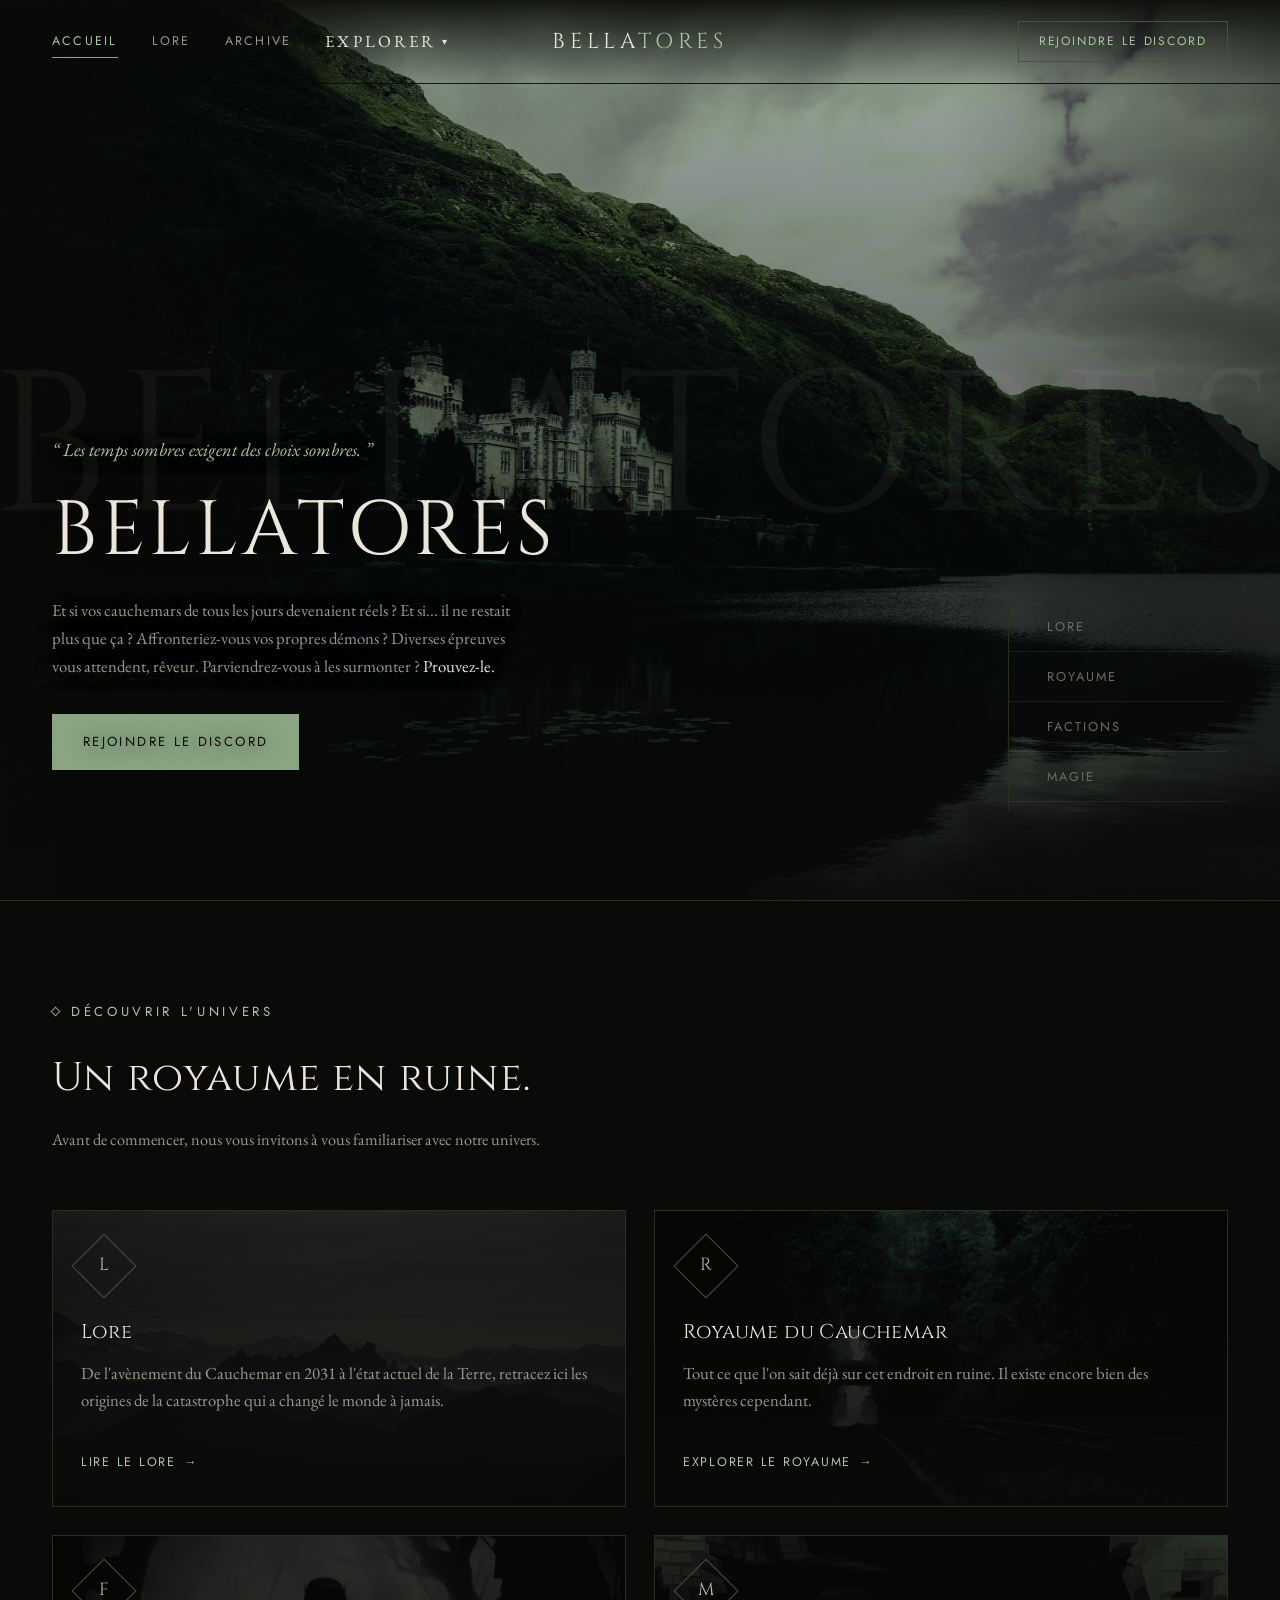
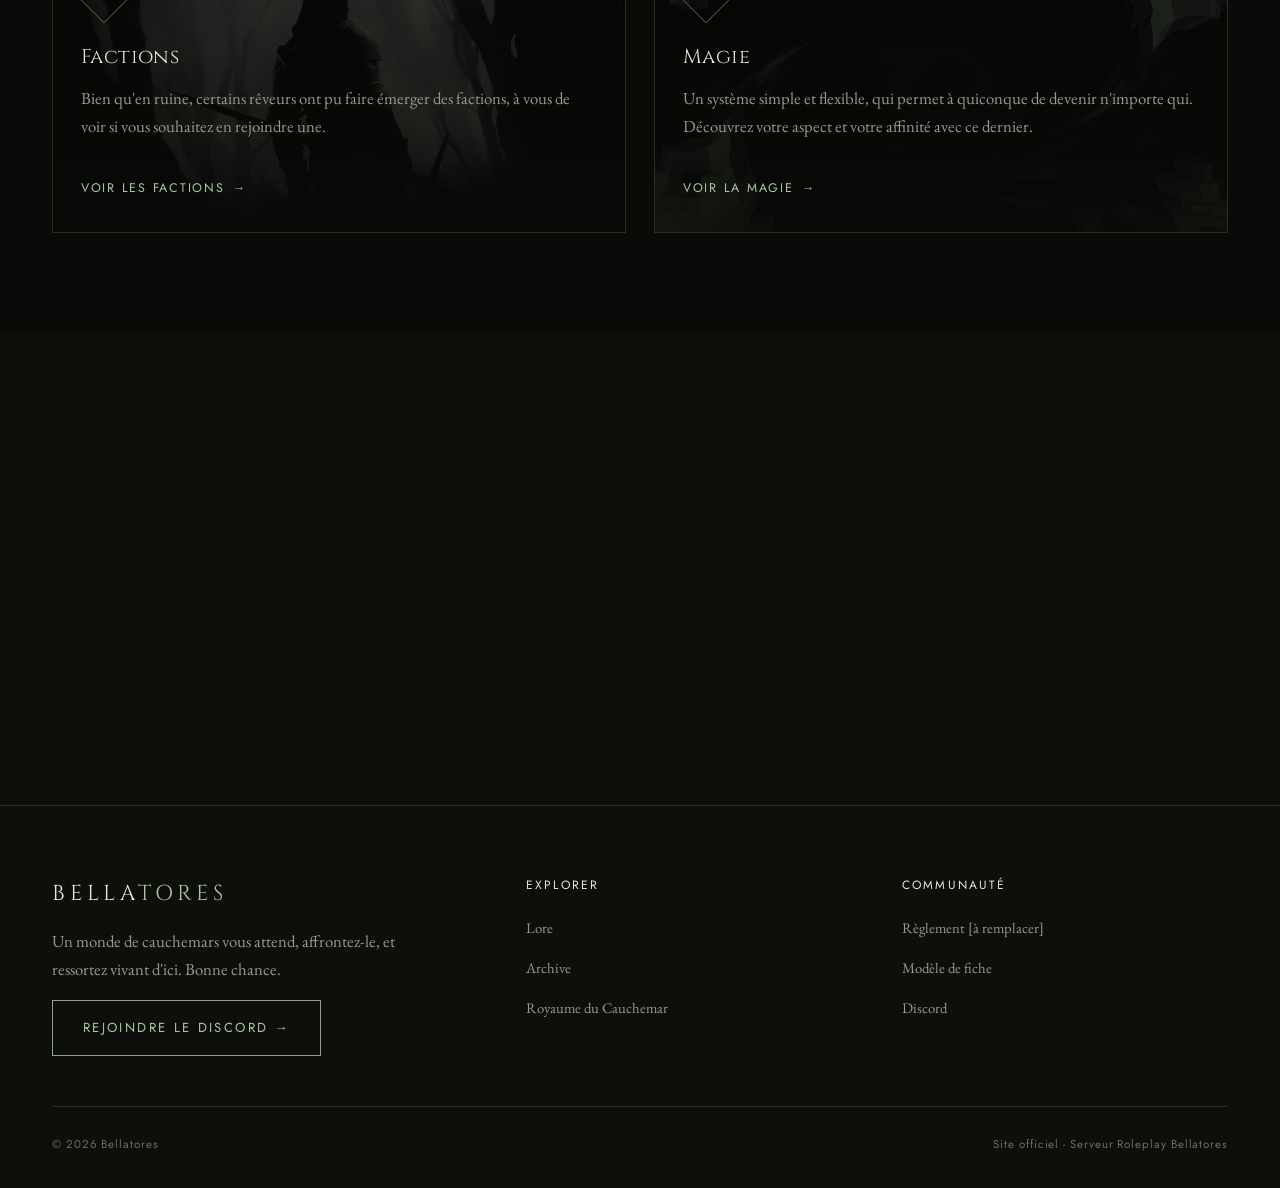
<file: index.html>
<!DOCTYPE html>
<html lang="fr">
<head>
<meta charset="UTF-8">
<meta name="viewport" content="width=device-width, initial-scale=1.0">
<title>Bellatores - Serveur RP Discord</title>
<meta name="description" content="[À remplacer : description courte du serveur pour les moteurs de recherche]">

<link rel="preconnect" href="https://fonts.googleapis.com">
<link rel="preconnect" href="https://fonts.gstatic.com" crossorigin>
<link href="https://fonts.googleapis.com/css2?family=Cinzel:wght@400;600&family=EB+Garamond:ital,wght@0,400;0,500;1,400&family=Jost:wght@400;500&display=swap" rel="stylesheet">
<link rel="stylesheet" href="style.css">
</head>
<body>

<header class="site-header">
  <div class="container">
    <nav class="nav-group" id="navGroup">
      <a class="nav-link" href="index.html">Accueil</a>
      <a class="nav-link" href="lore.html">Lore</a>
      <a class="nav-link" href="archive.html">Archive</a>
      <div class="nav-item">
        <button class="nav-link nav-dropdown-trigger" type="button" aria-expanded="false" aria-haspopup="true">Explorer <span class="caret">&#9662;</span></button>
        <div class="nav-dropdown">
          <a class="nav-dropdown-link" href="factions.html">Factions &amp; PNJ</a>
          <a class="nav-dropdown-link" href="magie.html">Magie</a>
          <a class="nav-dropdown-link" href="royaume.html">Royaume du Cauchemar</a>
          <a class="nav-dropdown-link" href="memoires-echos.html">M&eacute;moires &amp; &Eacute;chos</a>
          <a class="nav-dropdown-link" href="bestiaire.html">Bestiaire</a>
        </div>
      </div>
    </nav>
    <a class="brand" href="index.html">BELLA<span>TORES</span></a>
    <div class="nav-right">
      <a class="nav-cta" href="#" target="_blank" rel="noopener">Rejoindre le Discord</a>
      <button class="nav-toggle" aria-label="Ouvrir le menu" aria-expanded="false">
        <svg viewBox="0 0 24 24" fill="none" stroke="currentColor" stroke-width="1.5"><line x1="3" y1="6" x2="21" y2="6"/><line x1="3" y1="12" x2="21" y2="12"/><line x1="3" y1="18" x2="21" y2="18"/></svg>
      </button>
    </div>
  </div>
</header>

<!-- ===================== HERO ===================== -->
<section class="hero">
  <div class="scene-bg" data-parallax-speed="0.15" style="background-image:url('img/hero-home.jpg')"></div>
  <div class="scene-fade"></div>
  <div class="watermark">BELLATORES</div>
  <div class="container">
    <div class="hero-content">
      <p class="hero-quote">Les temps sombres exigent des choix sombres.</p>
      <h1 class="hero-title">BELLATORES</h1>
      <p class="hero-desc">
        Et si vos cauchemars de tous les jours devenaient réels&nbsp;? Et si... il ne restait plus que ça&nbsp;?
        Affronteriez-vous vos propres démons&nbsp;? Diverses épreuves vous attendent, rêveur.
        Parviendrez-vous à les surmonter&nbsp;? <em>Prouvez-le.</em>
      </p>
      <a class="btn" href="#" target="_blank" rel="noopener">Rejoindre le Discord</a>
    </div>

    <nav class="hero-index" aria-label="Sections du site">
      <a href="lore.html"><span class="idx-arrow">›</span> Lore</a>
      <a href="royaume.html"><span class="idx-arrow">›</span> Royaume</a>
      <a href="factions.html"><span class="idx-arrow">›</span> Factions</a>
      <a href="magie.html"><span class="idx-arrow">›</span> Magie</a>
    </nav>
  </div>
</section>

<!-- ===================== PILIERS ===================== -->
<section class="section">
  <div class="container">
    <div class="section-head reveal">
      <div class="eyebrow"><span class="mark"></span> Découvrir l'univers</div>
      <h2 class="section-title">Un royaume en ruine.</h2>
      <p class="section-lede">Avant de commencer, nous vous invitons à vous familiariser avec notre univers.</p>
    </div>

    <div class="grid grid-2">
      <a class="card reveal" href="lore.html">
        <div class="card-bg" style="background-image:url('img/card-lore.jpg')"></div>
        <div class="card-fade"></div>
        <div class="card-body">
          <div class="card-icon"><span>L</span></div>
          <h3 class="card-title">Lore</h3>
          <p>De l'avènement du Cauchemar en 2031 à l'état actuel de la Terre, retracez ici les origines de la catastrophe qui a changé le monde à jamais.</p>
          <span class="card-link">Lire le lore <span class="arrow">→</span></span>
        </div>
      </a>

      <a class="card reveal" href="royaume.html">
        <div class="card-bg" style="background-image:url('img/card-royaume.jpg')"></div>
        <div class="card-fade"></div>
        <div class="card-body">
          <div class="card-icon"><span>R</span></div>
          <h3 class="card-title">Royaume du Cauchemar</h3>
          <p>Tout ce que l'on sait déjà sur cet endroit en ruine. Il existe encore bien des mystères cependant.</p>
          <span class="card-link">Explorer le royaume <span class="arrow">→</span></span>
        </div>
      </a>

      <a class="card reveal" href="factions.html">
        <div class="card-bg" style="background-image:url('img/card-factions.jpg')"></div>
        <div class="card-fade"></div>
        <div class="card-body">
          <div class="card-icon"><span>F</span></div>
          <h3 class="card-title">Factions</h3>
          <p>Bien qu'en ruine, certains rêveurs ont pu faire émerger des factions, à vous de voir si vous souhaitez en rejoindre une.</p>
          <span class="card-link">Voir les factions <span class="arrow">→</span></span>
        </div>
      </a>

      <a class="card reveal" href="magie.html">
        <div class="card-bg" style="background-image:url('img/card-magie.jpg')"></div>
        <div class="card-fade"></div>
        <div class="card-body">
          <div class="card-icon"><span>M</span></div>
          <h3 class="card-title">Magie</h3>
          <p>Un système simple et flexible, qui permet à quiconque de devenir n'importe qui. Découvrez votre aspect et votre affinité avec ce dernier.</p>
          <span class="card-link">Voir la magie <span class="arrow">→</span></span>
        </div>
      </a>
    </div>
  </div>
</section>

<!-- ===================== CALLOUT / CTA ===================== -->
<section class="section section-alt">
  <div class="container">
    <div class="callout reveal">
      <div class="eyebrow"><span class="mark"></span> Rejoindre l'aventure</div>
      <h2 class="card-title" style="font-size:1.6rem; margin-bottom:14px;">Vous avez des questions&nbsp;? Passez nous rendre visite sur notre discord&nbsp;!</h2>
      <p>Les membres de notre équipe se feront une joie de répondre à vos questions. Nous ne mordons pas, alors n'hésitez pas.</p>
      <a class="btn" href="#" target="_blank" rel="noopener" style="margin-top:10px;">Rejoindre le Discord</a>
    </div>
  </div>
</section>

<footer class="site-footer">
  <div class="container">
    <div class="footer-top">
      <div class="footer-brand">
        <a class="brand" href="index.html">BELLA<span>TORES</span></a>
        <p class="footer-desc">Un monde de cauchemars vous attend, affrontez-le, et ressortez vivant d'ici. Bonne chance.</p>
        <a class="btn btn-ghost" href="#" target="_blank" rel="noopener">Rejoindre le Discord →</a>
      </div>
      <div>
        <div class="footer-col-title">Explorer</div>
        <ul class="footer-links">
          <li><a href="lore.html">Lore</a></li>
          <li><a href="archive.html">Archive</a></li>
          <li><a href="royaume.html">Royaume du Cauchemar</a></li>
        </ul>
      </div>
      <div>
        <div class="footer-col-title">Communauté</div>
        <ul class="footer-links">
          <li><a href="#">Règlement [à remplacer]</a></li>
          <li><a href="#">Modèle de fiche</a></li>
          <li><a href="#" target="_blank" rel="noopener">Discord</a></li>
        </ul>
      </div>
    </div>
    <div class="footer-bottom">
      <span>© 2026 Bellatores</span>
      <span>Site officiel - Serveur Roleplay Bellatores</span>
    </div>
  </div>
</footer>

<script src="script.js"></script>
</body>
</html>
</file>
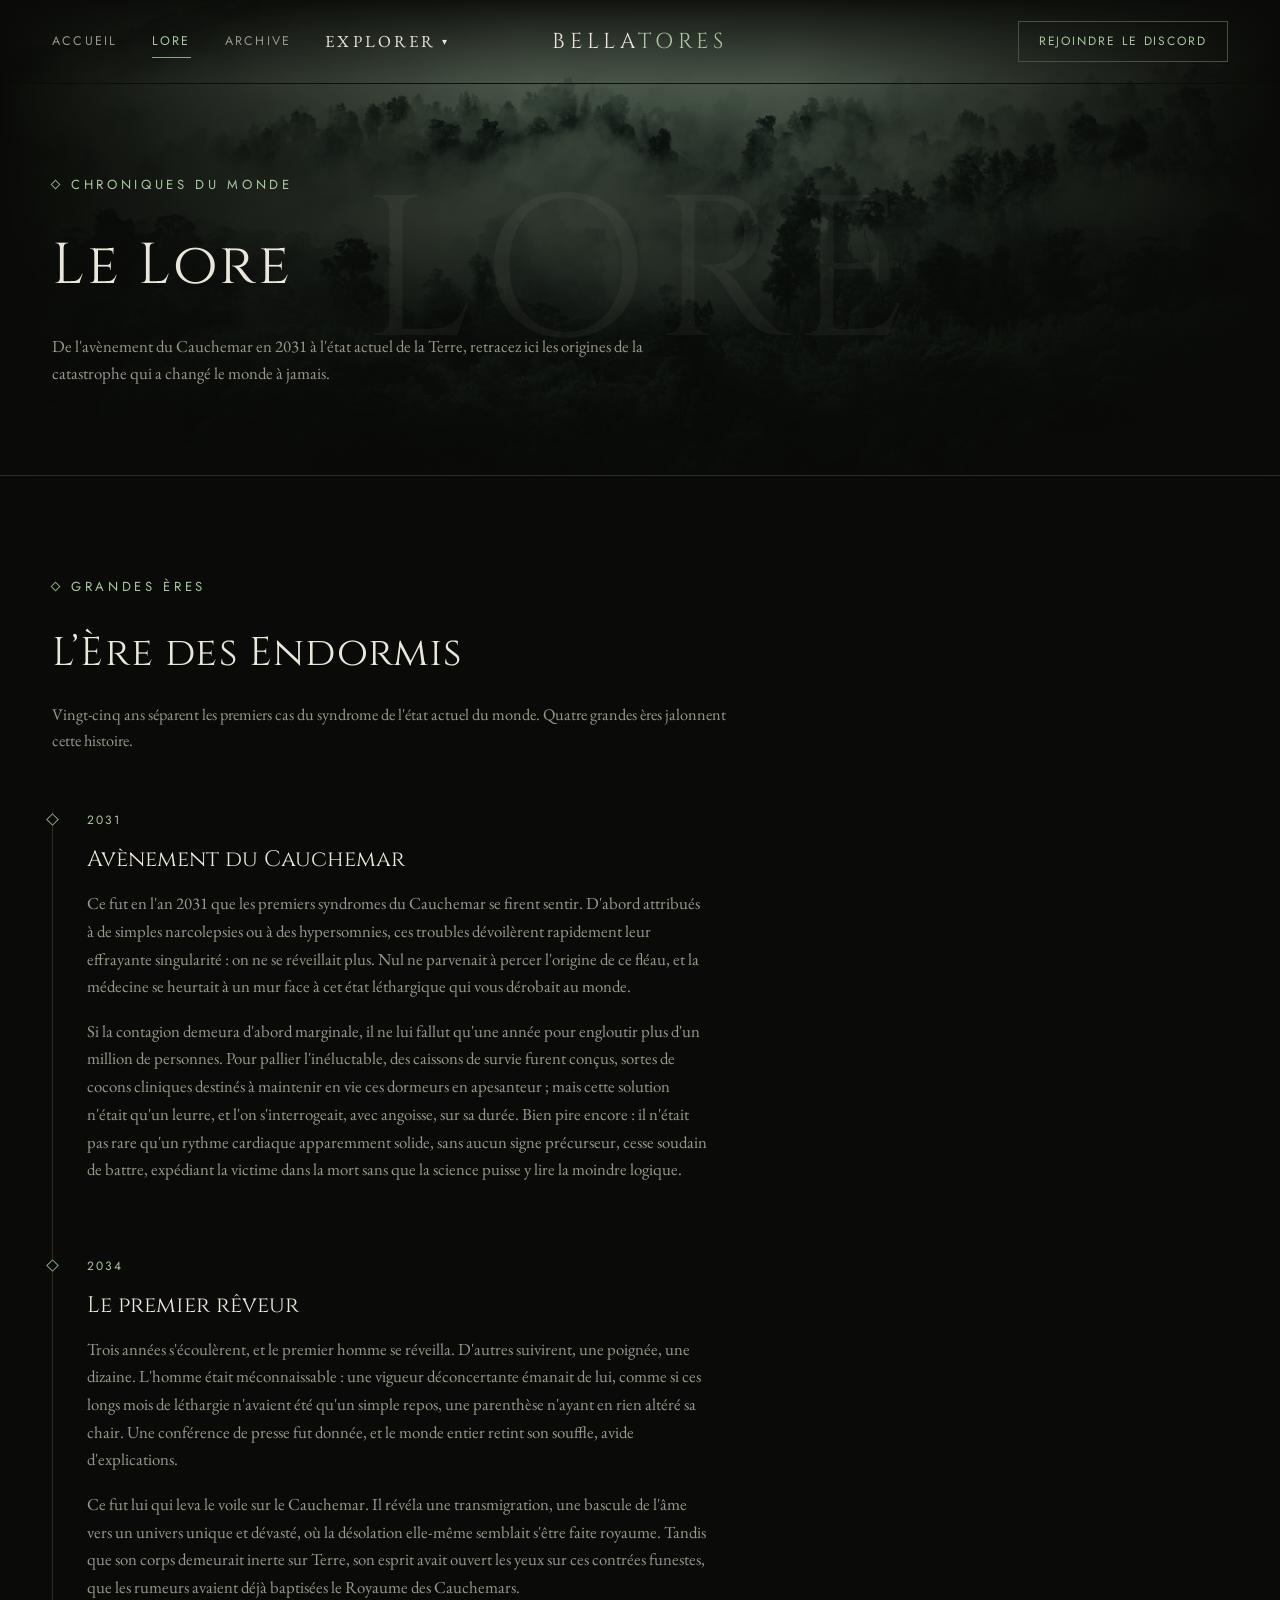
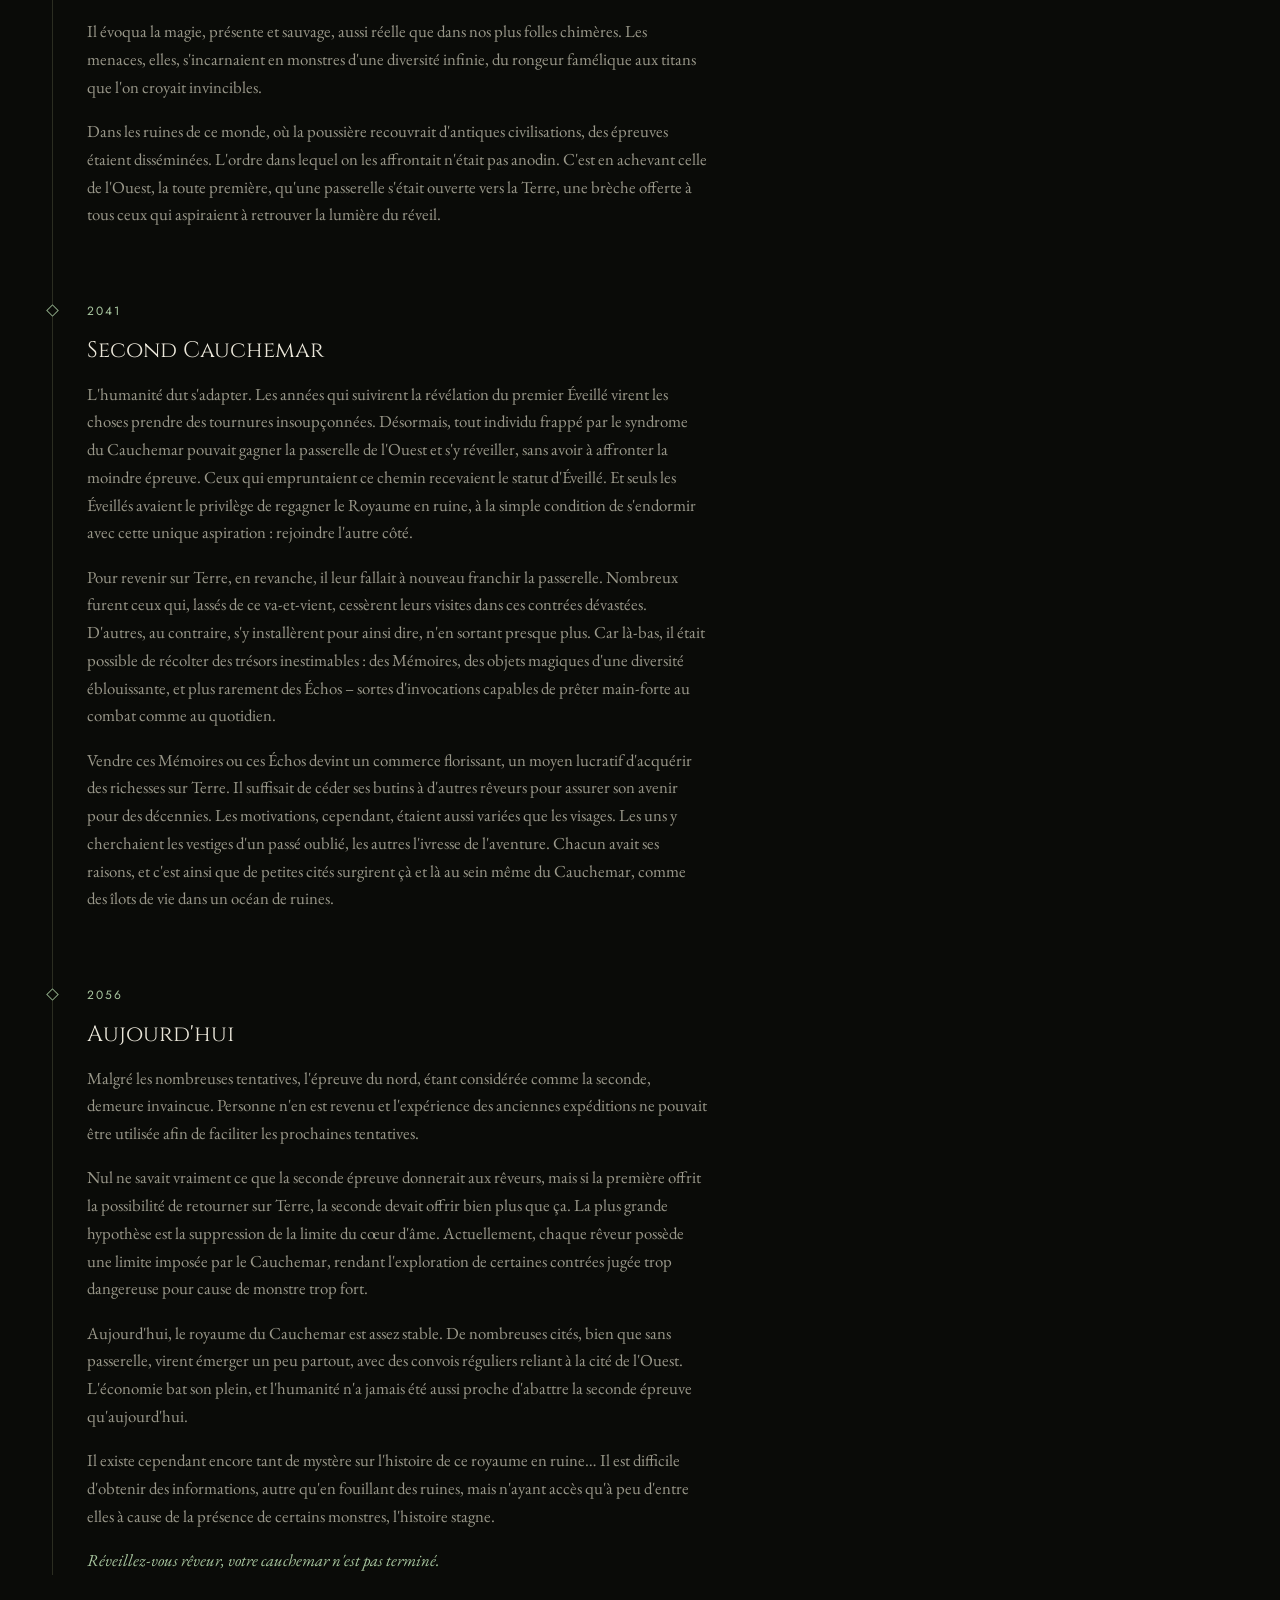
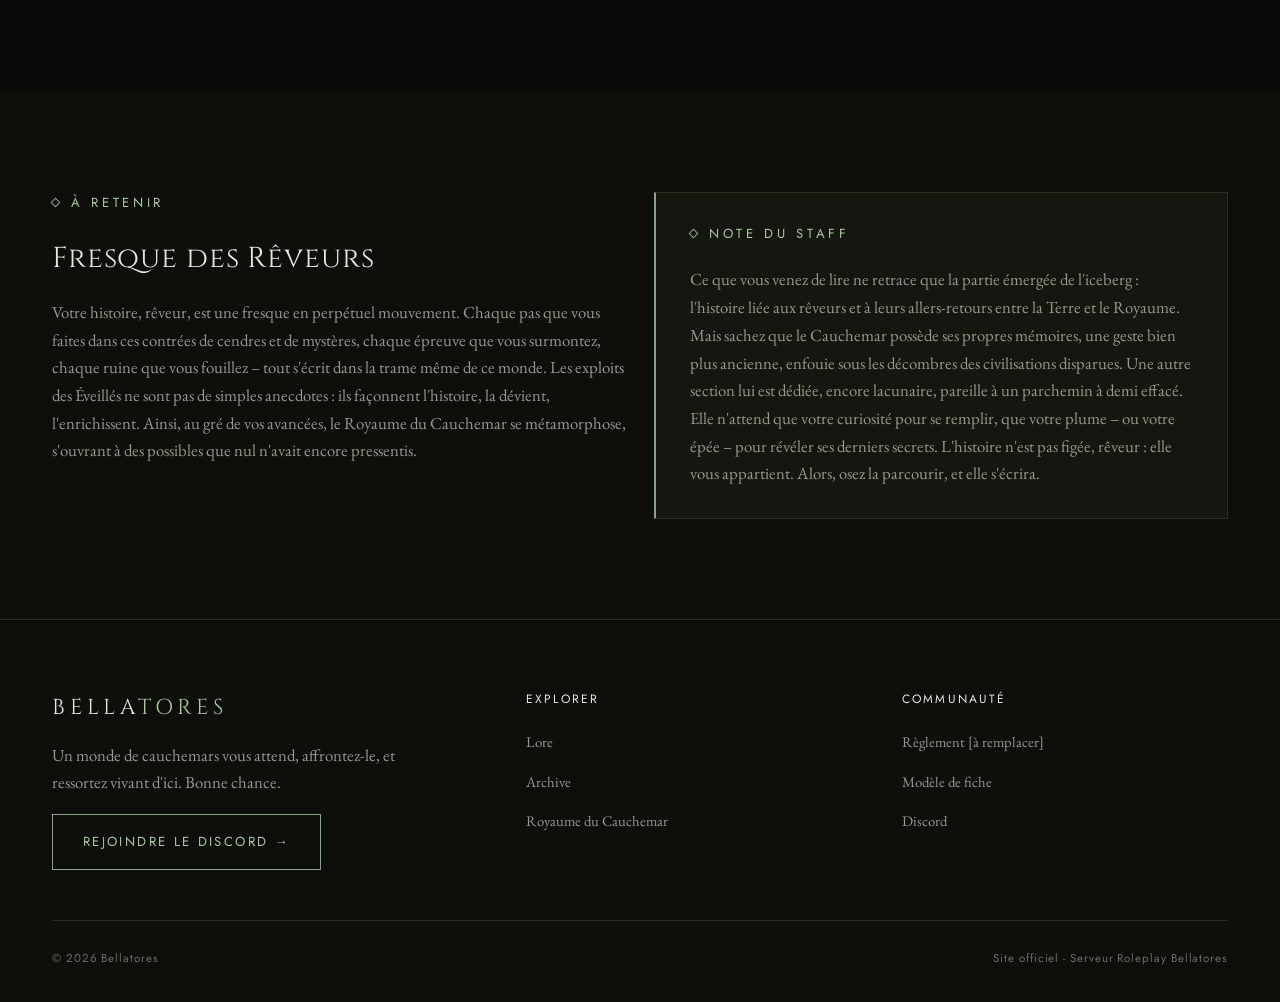
<file: lore.html>
<!DOCTYPE html>
<html lang="fr">
<head>
<meta charset="UTF-8">
<meta name="viewport" content="width=device-width, initial-scale=1.0">
<title>Lore - Bellatores</title>
<meta name="description" content="De l'avènement du Cauchemar en 2031 à l'état actuel du Royaume en ruine - l'histoire de Bellatores.">

<link rel="preconnect" href="https://fonts.googleapis.com">
<link rel="preconnect" href="https://fonts.gstatic.com" crossorigin>
<link href="https://fonts.googleapis.com/css2?family=Cinzel:wght@400;600&family=EB+Garamond:ital,wght@0,400;0,500;1,400&family=Jost:wght@400;500&display=swap" rel="stylesheet">
<link rel="stylesheet" href="style.css">
</head>
<body>

<header class="site-header">
  <div class="container">
    <nav class="nav-group" id="navGroup">
      <a class="nav-link" href="index.html">Accueil</a>
      <a class="nav-link" href="lore.html">Lore</a>
      <a class="nav-link" href="archive.html">Archive</a>
      <div class="nav-item">
        <button class="nav-link nav-dropdown-trigger" type="button" aria-expanded="false" aria-haspopup="true">Explorer <span class="caret">&#9662;</span></button>
        <div class="nav-dropdown">
          <a class="nav-dropdown-link" href="factions.html">Factions &amp; PNJ</a>
          <a class="nav-dropdown-link" href="magie.html">Magie</a>
          <a class="nav-dropdown-link" href="royaume.html">Royaume du Cauchemar</a>
          <a class="nav-dropdown-link" href="memoires-echos.html">M&eacute;moires &amp; &Eacute;chos</a>
          <a class="nav-dropdown-link" href="bestiaire.html">Bestiaire</a>
        </div>
      </div>
    </nav>
    <a class="brand" href="index.html">BELLA<span>TORES</span></a>
    <div class="nav-right">
      <a class="nav-cta" href="#" target="_blank" rel="noopener">Rejoindre le Discord</a>
      <button class="nav-toggle" aria-label="Ouvrir le menu" aria-expanded="false">
        <svg viewBox="0 0 24 24" fill="none" stroke="currentColor" stroke-width="1.5"><line x1="3" y1="6" x2="21" y2="6"/><line x1="3" y1="12" x2="21" y2="12"/><line x1="3" y1="18" x2="21" y2="18"/></svg>
      </button>
    </div>
  </div>
</header>

<!-- ===================== EN-TÊTE DE PAGE ===================== -->
<section class="page-hero">
  <div class="scene-bg" data-parallax-speed="0.15" style="background-image:url('img/hero-lore.jpg')"></div>
  <div class="scene-fade"></div>
  <div class="watermark">LORE</div>
  <div class="container">
    <div class="eyebrow"><span class="mark"></span> Chroniques du monde</div>
    <h1 class="page-title">Le Lore</h1>
    <p class="page-intro">De l'avènement du Cauchemar en 2031 à l'état actuel de la Terre, retracez ici les origines de la catastrophe qui a changé le monde à jamais.</p>
  </div>
</section>

<!-- ===================== FRISE CHRONOLOGIQUE ===================== -->
<section class="section">
  <div class="container">
    <div class="section-head reveal">
      <div class="eyebrow"><span class="mark"></span> Grandes ères</div>
      <h2 class="section-title">L’Ère des Endormis</h2>
      <p class="section-lede">Vingt-cinq ans séparent les premiers cas du syndrome de l'état actuel du monde. Quatre grandes ères jalonnent cette histoire.</p>
    </div>

    <div class="timeline">
      <div class="timeline-item reveal">
        <div class="timeline-era">2031</div>
        <h3 class="timeline-title">Avènement du Cauchemar</h3>
        <p class="timeline-text">Ce fut en l'an 2031 que les premiers syndromes du Cauchemar se firent sentir. D'abord attribués à de simples narcolepsies ou à des hypersomnies, ces troubles dévoilèrent rapidement leur effrayante singularité : on ne se réveillait plus. Nul ne parvenait à percer l'origine de ce fléau, et la médecine se heurtait à un mur face à cet état léthargique qui vous dérobait au monde.</p>
        <p class="timeline-text">Si la contagion demeura d'abord marginale, il ne lui fallut qu'une année pour engloutir plus d'un million de personnes. Pour pallier l'inéluctable, des caissons de survie furent conçus, sortes de cocons cliniques destinés à maintenir en vie ces dormeurs en apesanteur ; mais cette solution n'était qu'un leurre, et l'on s'interrogeait, avec angoisse, sur sa durée. Bien pire encore : il n'était pas rare qu'un rythme cardiaque apparemment solide, sans aucun signe précurseur, cesse soudain de battre, expédiant la victime dans la mort sans que la science puisse y lire la moindre logique.</p>
      </div>

      <div class="timeline-item reveal">
        <div class="timeline-era">2034</div>
        <h3 class="timeline-title">Le premier rêveur</h3>
        <p class="timeline-text">Trois années s'écoulèrent, et le premier homme se réveilla. D'autres suivirent, une poignée, une dizaine. L'homme était méconnaissable : une vigueur déconcertante émanait de lui, comme si ces longs mois de léthargie n'avaient été qu'un simple repos, une parenthèse n'ayant en rien altéré sa chair. Une conférence de presse fut donnée, et le monde entier retint son souffle, avide d'explications.</p>
        <p class="timeline-text">Ce fut lui qui leva le voile sur le Cauchemar. Il révéla une transmigration, une bascule de l'âme vers un univers unique et dévasté, où la désolation elle-même semblait s'être faite royaume. Tandis que son corps demeurait inerte sur Terre, son esprit avait ouvert les yeux sur ces contrées funestes, que les rumeurs avaient déjà baptisées le Royaume des Cauchemars.</p>
        <p class="timeline-text">Il évoqua la magie, présente et sauvage, aussi réelle que dans nos plus folles chimères. Les menaces, elles, s'incarnaient en monstres d'une diversité infinie, du rongeur famélique aux titans que l'on croyait invincibles.</p>
        <p class="timeline-text">Dans les ruines de ce monde, où la poussière recouvrait d'antiques civilisations, des épreuves étaient disséminées. L'ordre dans lequel on les affrontait n'était pas anodin. C'est en achevant celle de l'Ouest, la toute première, qu'une passerelle s'était ouverte vers la Terre, une brèche offerte à tous ceux qui aspiraient à retrouver la lumière du réveil.</p>
      </div>

      <div class="timeline-item reveal">
        <div class="timeline-era">2041</div>
        <h3 class="timeline-title">Second Cauchemar</h3>
        <p class="timeline-text">L'humanité dut s'adapter. Les années qui suivirent la révélation du premier Éveillé virent les choses prendre des tournures insoupçonnées. Désormais, tout individu frappé par le syndrome du Cauchemar pouvait gagner la passerelle de l'Ouest et s'y réveiller, sans avoir à affronter la moindre épreuve. Ceux qui empruntaient ce chemin recevaient le statut d'Éveillé. Et seuls les Éveillés avaient le privilège de regagner le Royaume en ruine, à la simple condition de s'endormir avec cette unique aspiration : rejoindre l'autre côté.</p>
        <p class="timeline-text">Pour revenir sur Terre, en revanche, il leur fallait à nouveau franchir la passerelle. Nombreux furent ceux qui, lassés de ce va-et-vient, cessèrent leurs visites dans ces contrées dévastées. D'autres, au contraire, s'y installèrent pour ainsi dire, n'en sortant presque plus. Car là-bas, il était possible de récolter des trésors inestimables : des Mémoires, des objets magiques d'une diversité éblouissante, et plus rarement des Échos – sortes d'invocations capables de prêter main-forte au combat comme au quotidien.</p>
        <p class="timeline-text">Vendre ces Mémoires ou ces Échos devint un commerce florissant, un moyen lucratif d'acquérir des richesses sur Terre. Il suffisait de céder ses butins à d'autres rêveurs pour assurer son avenir pour des décennies. Les motivations, cependant, étaient aussi variées que les visages. Les uns y cherchaient les vestiges d'un passé oublié, les autres l'ivresse de l'aventure. Chacun avait ses raisons, et c'est ainsi que de petites cités surgirent çà et là au sein même du Cauchemar, comme des îlots de vie dans un océan de ruines.</p>
      </div>

      <div class="timeline-item reveal">
        <div class="timeline-era">2056</div>
        <h3 class="timeline-title">Aujourd'hui</h3>
        <p class="timeline-text">Malgré les nombreuses tentatives, l'épreuve du nord, étant considérée comme la seconde, demeure invaincue. Personne n'en est revenu et l'expérience des anciennes expéditions ne pouvait être utilisée afin de faciliter les prochaines tentatives.</p>
        <p class="timeline-text">Nul ne savait vraiment ce que la seconde épreuve donnerait aux rêveurs, mais si la première offrit la possibilité de retourner sur Terre, la seconde devait offrir bien plus que ça. La plus grande hypothèse est la suppression de la limite du cœur d'âme. Actuellement, chaque rêveur possède une limite imposée par le Cauchemar, rendant l'exploration de certaines contrées jugée trop dangereuse pour cause de monstre trop fort.</p>
        <p class="timeline-text">Aujourd'hui, le royaume du Cauchemar est assez stable. De nombreuses cités, bien que sans passerelle, virent émerger un peu partout, avec des convois réguliers reliant à la cité de l'Ouest. L'économie bat son plein, et l'humanité n'a jamais été aussi proche d'abattre la seconde épreuve qu'aujourd'hui.</p>
        <p class="timeline-text">Il existe cependant encore tant de mystère sur l'histoire de ce royaume en ruine… Il est difficile d'obtenir des informations, autre qu'en fouillant des ruines, mais n'ayant accès qu'à peu d'entre elles à cause de la présence de certains monstres, l'histoire stagne.</p>
        <p class="timeline-text" style="font-style:italic; color:var(--moss-bright); margin-top:8px;">Réveillez-vous rêveur, votre cauchemar n'est pas terminé.</p>
      </div>
    </div>
  </div>
</section>

<!-- ===================== BLOC COMPLÉMENTAIRE ===================== -->
<section class="section section-alt">
  <div class="container">
    <div class="grid grid-2">
      <div class="reveal">
        <div class="eyebrow"><span class="mark"></span> À retenir</div>
        <h2 class="section-title" style="font-size:1.8rem;">Fresque des Rêveurs</h2>
        <p>Votre histoire, rêveur, est une fresque en perpétuel mouvement. Chaque pas que vous faites dans ces contrées de cendres et de mystères, chaque épreuve que vous surmontez, chaque ruine que vous fouillez – tout s'écrit dans la trame même de ce monde. Les exploits des Éveillés ne sont pas de simples anecdotes : ils façonnent l'histoire, la dévient, l'enrichissent. Ainsi, au gré de vos avancées, le Royaume du Cauchemar se métamorphose, s'ouvrant à des possibles que nul n'avait encore pressentis.</p>
      </div>
      <div class="callout reveal">
        <div class="eyebrow"><span class="mark"></span> Note du staff</div>
        <p>Ce que vous venez de lire ne retrace que la partie émergée de l'iceberg : l'histoire liée aux rêveurs et à leurs allers-retours entre la Terre et le Royaume. Mais sachez que le Cauchemar possède ses propres mémoires, une geste bien plus ancienne, enfouie sous les décombres des civilisations disparues. Une autre section lui est dédiée, encore lacunaire, pareille à un parchemin à demi effacé. Elle n'attend que votre curiosité pour se remplir, que votre plume – ou votre épée – pour révéler ses derniers secrets. L'histoire n'est pas figée, rêveur : elle vous appartient. Alors, osez la parcourir, et elle s'écrira.</p>
      </div>
    </div>
  </div>
</section>

<footer class="site-footer">
  <div class="container">
    <div class="footer-top">
      <div class="footer-brand">
        <a class="brand" href="index.html">BELLA<span>TORES</span></a>
        <p class="footer-desc">Un monde de cauchemars vous attend, affrontez-le, et ressortez vivant d'ici. Bonne chance.</p>
        <a class="btn btn-ghost" href="#" target="_blank" rel="noopener">Rejoindre le Discord →</a>
      </div>
      <div>
        <div class="footer-col-title">Explorer</div>
        <ul class="footer-links">
          <li><a href="lore.html">Lore</a></li>
          <li><a href="archive.html">Archive</a></li>
          <li><a href="royaume.html">Royaume du Cauchemar</a></li>
        </ul>
      </div>
      <div>
        <div class="footer-col-title">Communauté</div>
        <ul class="footer-links">
          <li><a href="#">Règlement [à remplacer]</a></li>
          <li><a href="#">Modèle de fiche</a></li>
          <li><a href="#" target="_blank" rel="noopener">Discord</a></li>
        </ul>
      </div>
    </div>
    <div class="footer-bottom">
      <span>© 2026 Bellatores</span>
      <span>Site officiel - Serveur Roleplay Bellatores</span>
    </div>
  </div>
</footer>

<script src="script.js"></script>
</body>
</html>
</file>
<file: style.css>
/* =========================================================
   BELLATORES - style.css
   Feuille de style PARTAGÉE par toutes les pages.
   Modifie ce fichier pour changer couleurs / polices / espacements
   partout d'un coup. Le contenu de chaque page reste dans son
   propre fichier .html.
   ========================================================= */

/* ---------- 1. Design tokens ---------- */
:root{
  /* Couleurs - mêmes tons que la référence visuelle */
  --void:        #0a0b08;   /* fond principal, noir chaud */
  --void-rgb:    10,11,8;   /* même couleur, en RGB pour les dégradés semi-transparents */
  --void-2:      #0e0f0b;   /* fond secondaire (sections alternées) */
  --charcoal:    #15160f;   /* panneaux / cartes */
  --charcoal-rgb: 21,22,15; /* même couleur, en RGB pour le fondu des cartes */
  --charcoal-2:  #1c1e16;   /* panneaux au survol */
  --line:        #2b2d21;   /* traits fins, séparateurs */
  --line-soft:   rgba(234,230,217,0.08);

  --parchment:   #eae6d9;   /* texte principal */
  --mist:        #9a988a;   /* texte secondaire / muted */
  --mist-dim:    #6d6c60;   /* texte tertiaire, légendes */

  --moss:        #8aa583;   /* accent - vert mousse (plume / lueur) */
  --moss-bright: #a9c7a0;   /* accent clair, hover */
  --moss-dim:    #445340;   /* accent sombre, bordures */

  --shadow-deep: rgba(0,0,0,0.6);

  /* Typographie */
  --font-display: 'Cinzel', serif;
  --font-body:    'EB Garamond', serif;
  --font-utility: 'Jost', sans-serif;

  --text-watermark:   clamp(4.5rem, 17vw, 12.5rem);
  --text-hero-title:  clamp(2.6rem, 6vw, 4.8rem);
  --text-h2:          clamp(1.7rem, 3.4vw, 2.5rem);
  --text-h3:          1.35rem;
  --text-body:        1.05rem;
  --text-small:       0.82rem;

  --container-w: 1240px;
  --header-h: 84px;

  --ease: cubic-bezier(.16,.84,.44,1);
}

/* ---------- 2. Reset & base ---------- */
*, *::before, *::after{ box-sizing: border-box; }
html{ scroll-behavior: smooth; }
body{
  margin: 0;
  background: var(--void);
  color: var(--parchment);
  font-family: var(--font-body);
  font-size: var(--text-body);
  line-height: 1.65;
  -webkit-font-smoothing: antialiased;
}
img{ max-width: 100%; display: block; }
a{ color: inherit; text-decoration: none; }
h1,h2,h3,h4{ margin: 0; font-weight: 400; }
p{ margin: 0 0 1em; color: var(--mist); }
ul{ margin:0; padding:0; list-style:none; }
button{ font-family: inherit; cursor: pointer; }

::selection{ background: var(--moss-dim); color: var(--parchment); }

:focus-visible{
  outline: 1px solid var(--moss-bright);
  outline-offset: 4px;
}

@media (prefers-reduced-motion: reduce){
  *{ animation-duration: 0.001ms !important; animation-iteration-count: 1 !important; transition-duration: 0.001ms !important; scroll-behavior: auto !important; }
}

.container{
  width: 100%;
  max-width: var(--container-w);
  margin: 0 auto;
  padding: 0 32px;
}

/* ---------- 3. Motifs signature ---------- */
/* Marque héraldique : un losange fin, utilisé devant les eyebrows,
   dans les séparateurs et les en-têtes de carte - rappel des sceaux
   de maison plutôt qu'un simple bullet point. */
.mark{
  display: inline-block;
  width: 7px; height: 7px;
  border: 1px solid var(--moss);
  transform: rotate(45deg);
  flex-shrink: 0;
}

.eyebrow{
  display: flex;
  align-items: center;
  gap: 12px;
  font-family: var(--font-utility);
  font-size: var(--text-small);
  letter-spacing: 0.28em;
  text-transform: uppercase;
  color: var(--moss-bright);
  margin-bottom: 22px;
}

.rule{
  border: 0;
  height: 1px;
  background: var(--line);
  margin: 0;
}

/* coins style "HUD" - utilisés pour encadrer un panneau clé par page */
.bracket{
  position: relative;
}
.bracket::before, .bracket::after{
  content: "";
  position: absolute;
  width: 18px; height: 18px;
  border: 1px solid var(--moss-dim);
  opacity: 0.7;
}
.bracket::before{ top: -1px; left: -1px; border-right: 0; border-bottom: 0; }
.bracket::after{ bottom: -1px; right: -1px; border-left: 0; border-top: 0; }

/* ---------- 4. Header / navigation ---------- */
.site-header{
  position: fixed;
  top: 0; left: 0; right: 0;
  height: var(--header-h);
  z-index: 100;
  display: flex;
  align-items: center;
  background: linear-gradient(to bottom, rgba(10,11,8,0.92), rgba(10,11,8,0));
  transition: background 0.3s var(--ease), border-color 0.3s var(--ease);
  border-bottom: 1px solid transparent;
}
.site-header.is-scrolled{
  background: rgba(10,11,8,0.92);
  backdrop-filter: blur(10px);
  border-bottom-color: var(--line);
}
.site-header .container{
  display: grid;
  grid-template-columns: 1fr auto 1fr;
  align-items: center;
  gap: 24px;
}

.nav-group{
  display: flex;
  align-items: center;
  gap: 34px;
  justify-self: start;
}

.nav-right{
  display: flex;
  align-items: center;
  gap: 18px;
  justify-self: end;
}

.nav-link{
  font-family: var(--font-utility);
  font-size: 0.78rem;
  letter-spacing: 0.18em;
  text-transform: uppercase;
  color: var(--mist);
  position: relative;
  padding: 6px 0;
  transition: color 0.25s var(--ease);
  white-space: nowrap;
}
.nav-link:hover{ color: var(--parchment); }
.nav-link::after{
  content:"";
  position: absolute;
  left: 0; right: 0; bottom: 0;
  height: 1px;
  background: var(--moss);
  transform: scaleX(0);
  transform-origin: left;
  transition: transform 0.3s var(--ease);
}
.nav-link:hover::after{ transform: scaleX(1); }
.nav-link.is-active{ color: var(--moss-bright); }
.nav-link.is-active::after{ transform: scaleX(1); }

.brand{
  font-family: var(--font-display);
  font-size: 1.35rem;
  letter-spacing: 0.22em;
  color: var(--parchment);
}
.brand span{ color: var(--moss-bright); }

.nav-cta{
  font-family: var(--font-utility);
  font-size: 0.75rem;
  letter-spacing: 0.16em;
  text-transform: uppercase;
  border: 1px solid var(--moss-dim);
  padding: 10px 20px;
  color: var(--moss-bright);
  transition: border-color 0.25s var(--ease), background 0.25s var(--ease), color .25s var(--ease);
}
.nav-cta:hover{ border-color: var(--moss); background: rgba(138,165,131,0.08); color: var(--parchment); }

.nav-toggle{
  display: none;
  background: none;
  border: 1px solid var(--line);
  width: 40px; height: 40px;
  align-items: center;
  justify-content: center;
  color: var(--parchment);
}
.nav-toggle svg{ width: 18px; height: 18px; }

/* menu déroulant "Explorer" dans la nav */
.nav-item{ position: relative; }
.nav-dropdown-trigger{
  background: none;
  border: none;
  padding: 6px 0;
  font: inherit;
  color: inherit;
  display: inline-flex;
  align-items: center;
  gap: 6px;
}
.caret{ font-size: 0.6rem; transition: transform 0.25s var(--ease); }
.nav-item:hover .caret,
.nav-item.is-open .caret{ transform: rotate(180deg); }

.nav-dropdown{
  position: absolute;
  top: calc(100% + 16px);
  left: 50%;
  transform: translateX(-50%) translateY(-8px);
  background: var(--charcoal);
  border: 1px solid var(--line);
  min-width: 210px;
  padding: 10px 0;
  opacity: 0;
  visibility: hidden;
  transition: opacity 0.25s var(--ease), transform 0.25s var(--ease), visibility 0.25s;
  z-index: 50;
}
.nav-item:hover .nav-dropdown,
.nav-item:focus-within .nav-dropdown,
.nav-item.is-open .nav-dropdown{
  opacity: 1;
  visibility: visible;
  transform: translateX(-50%) translateY(0);
}
.nav-dropdown-link{
  display: block;
  padding: 11px 22px;
  font-family: var(--font-utility);
  font-size: 0.76rem;
  letter-spacing: 0.14em;
  text-transform: uppercase;
  color: var(--mist);
  white-space: nowrap;
  transition: color 0.2s var(--ease), background 0.2s var(--ease);
}
.nav-dropdown-link:hover{ color: var(--parchment); background: rgba(138,165,131,0.08); }
.nav-dropdown-link.is-active{ color: var(--moss-bright); }

/* ---------- 5. Image de fond intégrée (parallax texte/fond) ---------- */
/* .scene-bg  : l'image, teintée pour coller à la palette du site.
   .scene-fade: le fondu qui la dissout dans le noir sur les bords et en bas.
   → data-parallax-speed sur .scene-bg (posé en HTML) fait bouger l'image
     un peu plus lentement que le texte au scroll, géré par script.js.
   → Surdimensionnée (height:124%) pour avoir de la marge de mouvement
     sans jamais laisser un bord vide apparaître. */
.scene-bg{
  position: absolute;
  left: 0; right: 0;
  top: -12%;
  height: 124%;
  background-size: cover;
  background-position: center;
  will-change: transform;
  z-index: 0;
  filter: grayscale(0.25) sepia(0.3) hue-rotate(65deg) saturate(1.15) brightness(0.5) contrast(1.15);
}
.scene-fade{
  position: absolute;
  inset: 0;
  z-index: 1;
  pointer-events: none;
  background:
    linear-gradient(90deg,
      rgba(var(--void-rgb), 1) 0%,
      rgba(var(--void-rgb), 0.15) 42%,
      rgba(var(--void-rgb), 0.15) 62%,
      rgba(var(--void-rgb), 1) 100%),
    linear-gradient(180deg,
      rgba(var(--void-rgb), 0) 0%,
      rgba(var(--void-rgb), 0.9) 96%);
}

/* L'accueil a plus de texte à couvrir (citation + titre + description + bouton) :
   fondu plus léger et image moins assombrie pour qu'elle reste visible,
   avec un texte plus large et plus au centre/haut de l'image. */
.hero .scene-bg{
  filter: grayscale(0.2) sepia(0.28) hue-rotate(65deg) saturate(1.2) brightness(0.68) contrast(1.15);
}
.hero .scene-fade{
  background:
    linear-gradient(90deg,
      rgba(var(--void-rgb), 0.82) 0%,
      rgba(var(--void-rgb), 0.05) 32%,
      rgba(var(--void-rgb), 0.05) 74%,
      rgba(var(--void-rgb), 0.45) 100%),
    linear-gradient(180deg,
      rgba(var(--void-rgb), 0) 0%,
      rgba(var(--void-rgb), 0.5) 68%,
      rgba(var(--void-rgb), 0.8) 100%);
}
.hero-content{
  text-shadow: 0 2px 20px rgba(0,0,0,0.65);
}

/* ---------- 6. Watermark (grand texte en filigrane) ---------- */
.watermark{
  position: absolute;
  left: 50%;
  top: 50%;
  transform: translate(-50%,-50%);
  font-family: var(--font-display);
  font-size: var(--text-watermark);
  letter-spacing: 0.05em;
  color: var(--parchment);
  opacity: 0.045;
  white-space: nowrap;
  pointer-events: none;
  user-select: none;
  z-index: 2;
}

/* ---------- 7. Hero - page d'accueil ---------- */
.hero{
  position: relative;
  min-height: 100vh;
  display: flex;
  align-items: center;
  overflow: hidden;
  background:
    radial-gradient(ellipse at 20% 30%, rgba(138,165,131,0.07), transparent 55%),
    linear-gradient(180deg, var(--void) 0%, #0d0e0a 100%);
  border-bottom: 1px solid var(--line);
}
.hero .container{
  position: relative;
  z-index: 3;
  display: grid;
  grid-template-columns: 1fr 220px;
  gap: 40px;
  align-items: end;
  padding-top: var(--header-h);
  padding-bottom: 90px;
  min-height: 100vh;
}
.hero-content{ max-width: 640px; padding-bottom: 40px; }
.hero-quote{
  font-family: var(--font-body);
  font-style: italic;
  font-size: 1.15rem;
  color: var(--moss-bright);
  margin-bottom: 26px;
}
.hero-quote::before{ content: "“ "; }
.hero-quote::after{ content: " ”"; }

.hero-title{
  font-family: var(--font-display);
  font-size: var(--text-hero-title);
  letter-spacing: 0.06em;
  color: var(--parchment);
  margin-bottom: 26px;
  line-height: 1.05;
}

.hero-desc{
  color: var(--mist);
  font-size: 1.05rem;
  max-width: 480px;
  margin-bottom: 34px;
}
.hero-desc em{ color: var(--parchment); font-style: normal; }

.btn{
  display: inline-flex;
  align-items: center;
  gap: 10px;
  font-family: var(--font-utility);
  font-size: 0.82rem;
  letter-spacing: 0.18em;
  text-transform: uppercase;
  padding: 16px 30px;
  border: 1px solid var(--moss);
  color: var(--void);
  background: var(--moss);
  transition: background 0.25s var(--ease), color 0.25s var(--ease), transform 0.25s var(--ease);
}
.btn:hover{ background: var(--moss-bright); transform: translateY(-2px); }
.btn-ghost{
  background: transparent;
  color: var(--moss-bright);
}
.btn-ghost:hover{ background: rgba(138,165,131,0.08); color: var(--parchment); }

/* nav latérale de sections, façon sommaire de chapitre */
.hero-index{
  display: flex;
  flex-direction: column;
  gap: 0;
  border-left: 1px solid var(--line);
  padding-bottom: 8px;
}
.hero-index a{
  font-family: var(--font-utility);
  font-size: 0.8rem;
  letter-spacing: 0.16em;
  text-transform: uppercase;
  color: var(--mist-dim);
  padding: 14px 0 14px 22px;
  border-bottom: 1px solid var(--line-soft);
  display: flex;
  align-items: center;
  gap: 10px;
  transition: color 0.25s var(--ease), padding-left 0.25s var(--ease);
}
.hero-index a:hover, .hero-index a.is-active{
  color: var(--parchment);
  padding-left: 28px;
}
.hero-index a.is-active{ color: var(--moss-bright); }
.hero-index a .idx-arrow{ opacity: 0; transition: opacity 0.25s var(--ease); color: var(--moss); }
.hero-index a:hover .idx-arrow, .hero-index a.is-active .idx-arrow{ opacity: 1; }

/* ---------- 8. En-tête de page intérieure (lore, races, factions, magie) ---------- */
.page-hero{
  position: relative;
  padding: calc(var(--header-h) + 90px) 0 70px;
  overflow: hidden;
  border-bottom: 1px solid var(--line);
  background: linear-gradient(180deg, var(--void) 0%, #0d0e0a 100%);
}
.page-hero .container{ position: relative; z-index: 3; }
.page-hero .watermark{ top: 58%; }
.page-title{
  font-family: var(--font-display);
  font-size: clamp(2.2rem, 5vw, 3.6rem);
  letter-spacing: 0.05em;
  margin-bottom: 20px;
}
.page-intro{
  max-width: 620px;
  font-size: 1.05rem;
}

/* ---------- 9. Sections de contenu ---------- */
.section{
  position: relative;
  padding: 100px 0;
}
.section-alt{ background: var(--void-2); }
.section-head{
  max-width: 680px;
  margin-bottom: 56px;
}
.section-title{
  font-family: var(--font-display);
  font-size: var(--text-h2);
  letter-spacing: 0.03em;
  margin-bottom: 16px;
}
.section-lede{ font-size: 1.02rem; }

/* grilles */
.grid{
  display: grid;
  gap: 28px;
}
.grid-2{ grid-template-columns: repeat(2, 1fr); }
.grid-3{ grid-template-columns: repeat(3, 1fr); }

/* carte générique */
.card{
  position: relative;
  overflow: hidden;
  background: var(--charcoal);
  border: 1px solid var(--line);
  padding: 32px 28px;
  transition: border-color 0.3s var(--ease), background 0.3s var(--ease), transform 0.3s var(--ease);
}
.card:hover{
  border-color: var(--moss-dim);
  background: var(--charcoal-2);
  transform: translateY(-4px);
}

/* image de fond optionnelle sur une carte (ex: les 4 piliers de l'accueil) */
.card-bg{
  position: absolute;
  inset: 0;
  z-index: 0;
  background-size: cover;
  background-position: center;
  filter: grayscale(0.3) sepia(0.25) hue-rotate(65deg) saturate(1.1) brightness(0.42) contrast(1.1);
  transition: transform 0.5s var(--ease), filter 0.5s var(--ease);
}
.card:hover .card-bg{
  transform: scale(1.06);
  filter: grayscale(0.25) sepia(0.22) hue-rotate(65deg) saturate(1.15) brightness(0.52) contrast(1.12);
}
.card-fade{
  position: absolute;
  inset: 0;
  z-index: 1;
  pointer-events: none;
  background: linear-gradient(180deg,
    rgba(var(--void-rgb), 0.5) 0%,
    rgba(var(--void-rgb), 0.88) 100%);
}
.card-body{
  position: relative;
  z-index: 2;
}
.card-icon{
  width: 46px; height: 46px;
  border: 1px solid var(--moss-dim);
  transform: rotate(45deg);
  display: flex; align-items: center; justify-content: center;
  margin-bottom: 26px;
}
.card-icon span{
  transform: rotate(-45deg);
  font-family: var(--font-display);
  color: var(--moss-bright);
  font-size: 1.1rem;
}
.card-title{
  font-family: var(--font-display);
  font-size: 1.25rem;
  letter-spacing: 0.02em;
  margin-bottom: 12px;
  color: var(--parchment);
}
.card-tag-list{
  display: flex; flex-wrap: wrap; gap: 8px;
  margin-top: 18px;
}
.tag{
  font-family: var(--font-utility);
  font-size: 0.7rem;
  letter-spacing: 0.12em;
  text-transform: uppercase;
  color: var(--mist);
  border: 1px solid var(--line);
  padding: 5px 11px;
}
.card-link{
  display: inline-flex; align-items: center; gap: 8px;
  margin-top: 20px;
  font-family: var(--font-utility);
  font-size: 0.78rem;
  letter-spacing: 0.14em;
  text-transform: uppercase;
  color: var(--moss-bright);
}
.card-link .arrow{ transition: transform 0.25s var(--ease); }
.card:hover .card-link .arrow{ transform: translateX(4px); }

/* ---------- 9b. Onglets (page Archive) ---------- */
.tab-bar{
  display: flex;
  flex-wrap: wrap;
  gap: 4px;
  border-bottom: 1px solid var(--line);
  margin-bottom: 48px;
}
.tab-btn{
  background: none;
  border: none;
  padding: 16px 26px;
  font-family: var(--font-utility);
  font-size: 0.82rem;
  letter-spacing: 0.1em;
  text-transform: uppercase;
  color: var(--mist);
  border-bottom: 2px solid transparent;
  margin-bottom: -1px;
  cursor: pointer;
  transition: color 0.25s var(--ease), border-color 0.25s var(--ease);
}
.tab-btn:hover{ color: var(--parchment); }
.tab-btn.is-active{ color: var(--moss-bright); border-bottom-color: var(--moss); }

.tab-panel{ display: none; }
.tab-panel.is-active{ display: block; }

/* ---------- 10. Timeline (lore) ---------- */
.timeline{
  position: relative;
  padding-left: 34px;
  border-left: 1px solid var(--line);
}
.timeline-item{
  position: relative;
  padding-bottom: 56px;
}
.timeline-item:last-child{ padding-bottom: 0; }
.timeline-item::before{
  content: "";
  position: absolute;
  left: -39px; top: 4px;
  width: 9px; height: 9px;
  background: var(--void);
  border: 1px solid var(--moss);
  transform: rotate(45deg);
}
.timeline-era{
  font-family: var(--font-utility);
  font-size: 0.75rem;
  letter-spacing: 0.18em;
  text-transform: uppercase;
  color: var(--moss-bright);
  margin-bottom: 10px;
}
.timeline-title{
  font-family: var(--font-display);
  font-size: 1.4rem;
  margin-bottom: 12px;
}
.timeline-text{ max-width: 620px; }

/* ---------- 11. Faction / race detail rows ---------- */
.entry-row{
  display: grid;
  grid-template-columns: 220px 1fr;
  gap: 40px;
  padding: 48px 0;
  border-bottom: 1px solid var(--line);
}
.entry-row:last-child{ border-bottom: 0; }
.entry-emblem{
  width: 84px; height: 84px;
  border: 1px solid var(--moss-dim);
  transform: rotate(45deg);
  display: flex; align-items: center; justify-content: center;
}
.entry-emblem span{
  transform: rotate(-45deg);
  font-family: var(--font-display);
  font-size: 1.6rem;
  color: var(--moss-bright);
}
.entry-heading{
  display: flex;
  align-items: baseline;
  gap: 16px;
  flex-wrap: wrap;
  margin-bottom: 10px;
}
.entry-title{
  font-family: var(--font-display);
  font-size: 1.6rem;
}
.entry-motto{
  font-style: italic;
  color: var(--mist-dim);
  font-size: 0.95rem;
}
.entry-meta{
  display: flex; gap: 26px; flex-wrap: wrap;
  margin-top: 18px;
  font-family: var(--font-utility);
  font-size: 0.78rem;
  letter-spacing: 0.08em;
  text-transform: uppercase;
  color: var(--mist-dim);
}
.entry-meta b{ color: var(--mist); font-weight: 400; }

/* ---------- 12. Callout / bloc encadré ---------- */
.callout{
  border: 1px solid var(--line);
  border-left: 2px solid var(--moss);
  padding: 30px 34px;
  background: var(--charcoal);
}
.callout p:last-child{ margin-bottom: 0; }

/* ---------- 13. Footer ---------- */
.site-footer{
  border-top: 1px solid var(--line);
  padding: 70px 0 34px;
  background: var(--void-2);
}
.footer-top{
  display: grid;
  grid-template-columns: 1.3fr 1fr 1fr;
  gap: 50px;
  padding-bottom: 50px;
}
.footer-brand .brand{ display:block; margin-bottom: 16px; }
.footer-desc{ max-width: 360px; }
.footer-col-title{
  font-family: var(--font-utility);
  font-size: 0.75rem;
  letter-spacing: 0.18em;
  text-transform: uppercase;
  color: var(--parchment);
  margin-bottom: 18px;
}
.footer-links li{ margin-bottom: 12px; }
.footer-links a{
  color: var(--mist);
  font-size: 0.92rem;
  transition: color 0.25s var(--ease);
}
.footer-links a:hover{ color: var(--moss-bright); }
.footer-bottom{
  display: flex;
  justify-content: space-between;
  align-items: center;
  padding-top: 28px;
  border-top: 1px solid var(--line);
  font-family: var(--font-utility);
  font-size: 0.72rem;
  letter-spacing: 0.08em;
  color: var(--mist-dim);
}

/* ---------- 14. Reveal on scroll ---------- */
.reveal{
  opacity: 0;
  transform: translateY(18px);
  transition: opacity 0.7s var(--ease), transform 0.7s var(--ease);
}
.reveal.is-visible{ opacity: 1; transform: translateY(0); }

/* ---------- 15. Carte interactive ---------- */
.map-wrap{
  position: relative;
  width: 100%;
  aspect-ratio: 16 / 9;
  background: var(--charcoal);
  border: 1px solid var(--line);
  overflow: hidden;
  margin-bottom: 28px;
}
.map-image{
  position: absolute;
  inset: 0;
  background-size: cover;
  background-position: center;
  filter: grayscale(0.25) sepia(0.3) hue-rotate(65deg) saturate(1.1) brightness(0.55) contrast(1.15);
}
.map-pin{
  position: absolute;
  transform: translate(-50%, -50%);
  width: 26px; height: 26px;
  border: none;
  background: none;
  padding: 0;
  cursor: pointer;
  display: flex;
  align-items: center;
  justify-content: center;
}
.map-pin::before{
  content: "";
  position: absolute;
  inset: -8px;
  border-radius: 50%;
  background: rgba(138, 165, 131, 0.35);
  animation: map-pin-pulse 2.4s ease-out infinite;
}
.map-pin-dot{
  width: 12px; height: 12px;
  background: var(--moss);
  border: 2px solid var(--parchment);
  border-radius: 50%;
  transform: rotate(45deg);
  transition: transform 0.25s var(--ease), background 0.25s var(--ease);
}
.map-pin:hover .map-pin-dot,
.map-pin.is-active .map-pin-dot{
  background: var(--moss-bright);
  transform: rotate(45deg) scale(1.35);
}
@keyframes map-pin-pulse{
  0%{ transform: scale(0.5); opacity: 0.9; }
  100%{ transform: scale(1.6); opacity: 0; }
}
.map-info{
  border: 1px solid var(--line);
  border-left: 2px solid var(--moss);
  background: var(--charcoal);
  padding: 28px 32px;
}
.map-info-title{
  font-family: var(--font-display);
  font-size: 1.3rem;
  color: var(--parchment);
  margin-bottom: 10px;
}
.map-info-desc{ margin: 0; }
.map-legend{
  display: flex;
  align-items: center;
  gap: 10px;
  margin-bottom: 18px;
  font-family: var(--font-utility);
  font-size: 0.78rem;
  letter-spacing: 0.1em;
  text-transform: uppercase;
  color: var(--mist-dim);
}
.map-legend .map-pin-dot{
  position: static;
  transform: rotate(45deg);
}
/* ---------- 16. Responsive ---------- */
@media (max-width: 980px){
  .hero .container{ grid-template-columns: 1fr; }
  .hero-index{ display: none; }
  .footer-top{ grid-template-columns: 1fr; gap: 36px; }
  .grid-3{ grid-template-columns: repeat(2, 1fr); }
  .entry-row{ grid-template-columns: 1fr; gap: 20px; }
}

@media (max-width: 720px){
  .site-header .container{ grid-template-columns: auto 1fr auto; }
  .nav-cta{ display: none; }
  .nav-group{
    position: fixed;
    top: var(--header-h); left: 0; right: 0;
    flex-direction: column;
    align-items: flex-start;
    gap: 0;
    background: rgba(10,11,8,0.98);
    border-bottom: 1px solid var(--line);
    max-height: 0;
    overflow: hidden;
    transition: max-height 0.35s var(--ease);
  }
  .nav-group.is-open{ max-height: 420px; }
  .nav-group .nav-link{
    width: 100%;
    padding: 18px 32px;
    border-bottom: 1px solid var(--line-soft);
  }
  .nav-toggle{ display: flex; }
  .nav-dropdown{
    position: static;
    opacity: 1;
    visibility: visible;
    transform: none;
    background: none;
    border: none;
    min-width: 0;
    padding: 0;
    max-height: 0;
    overflow: hidden;
    transition: max-height 0.3s var(--ease);
  }
  .nav-item.is-open .nav-dropdown{ max-height: 320px; }
  .nav-dropdown-link{
    padding: 16px 32px 16px 46px;
    border-bottom: 1px solid var(--line-soft);
    color: var(--mist-dim);
  }
  .nav-dropdown-trigger{
    width: 100%;
    padding: 18px 32px;
    border-bottom: 1px solid var(--line-soft);
    justify-content: space-between;
  }
  .grid-2, .grid-3{ grid-template-columns: 1fr; }
  .container{ padding: 0 22px; }
  .section{ padding: 70px 0; }
}
</file>
